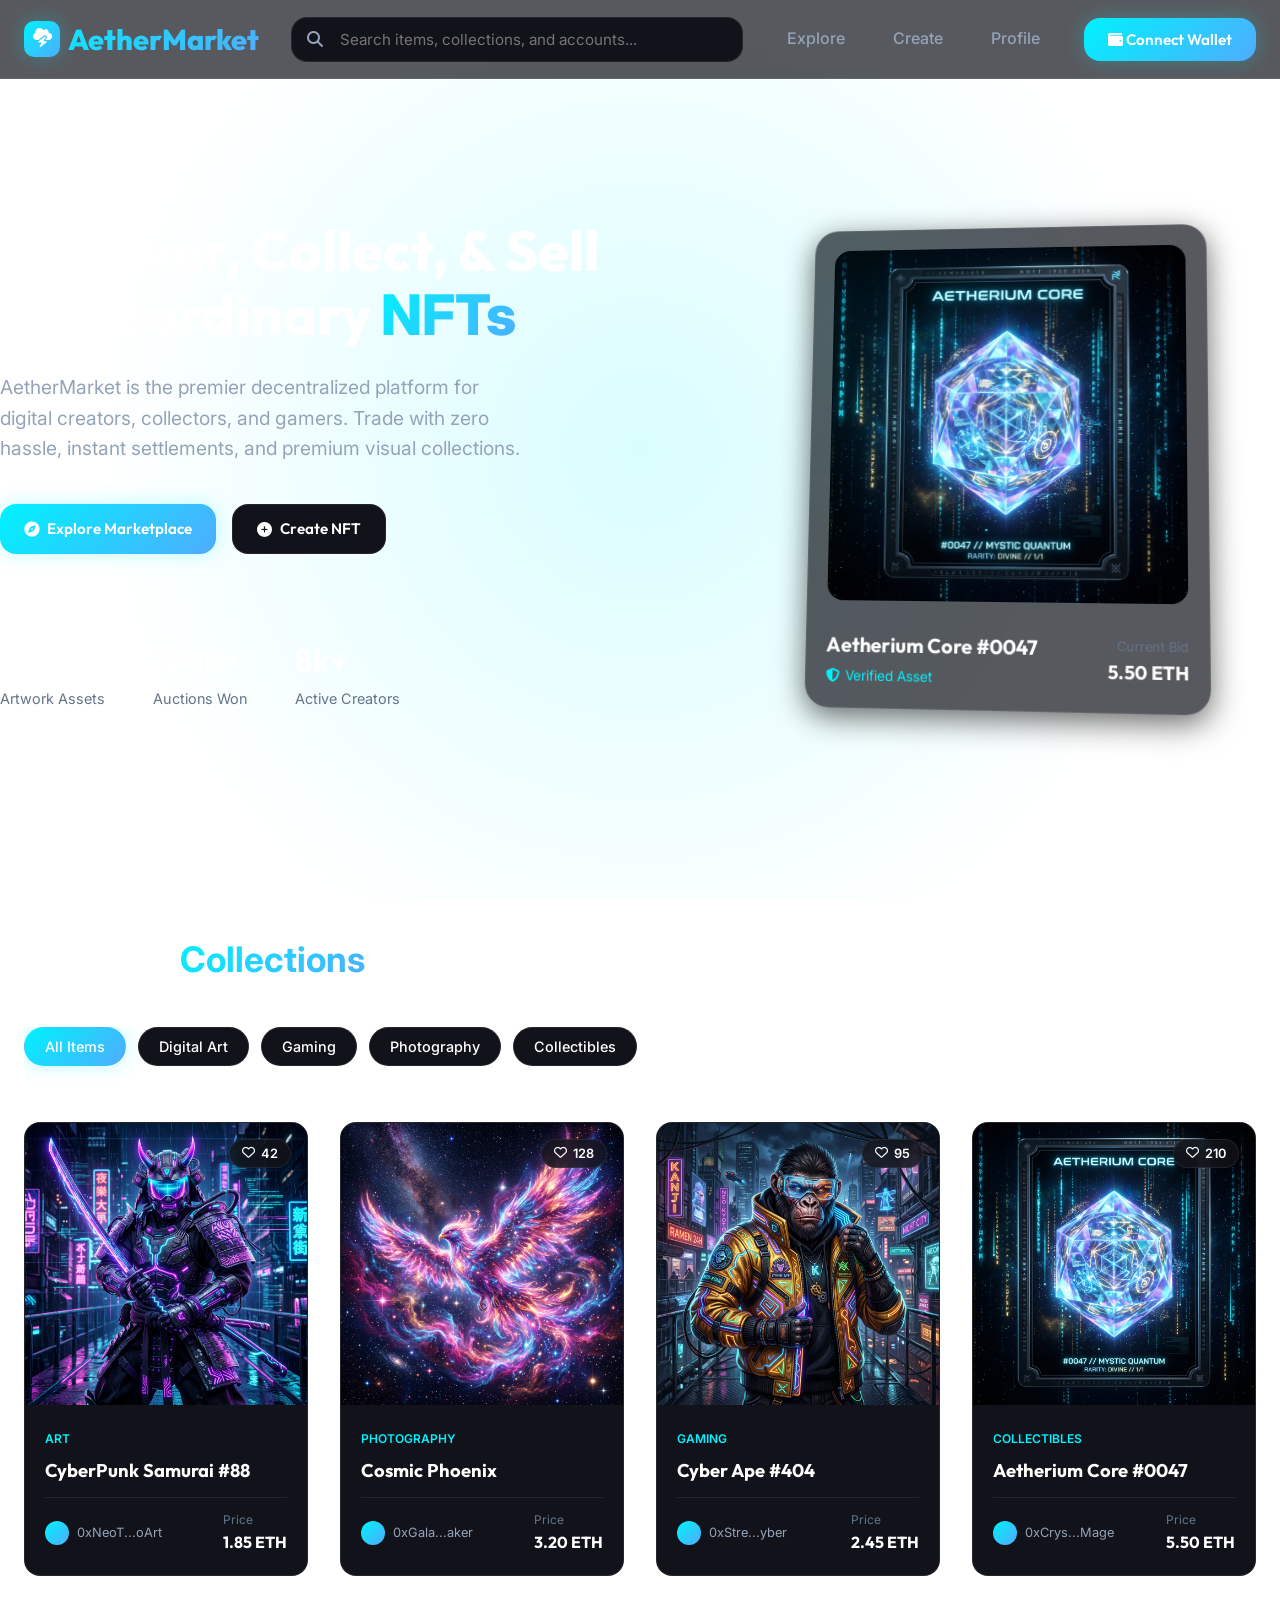
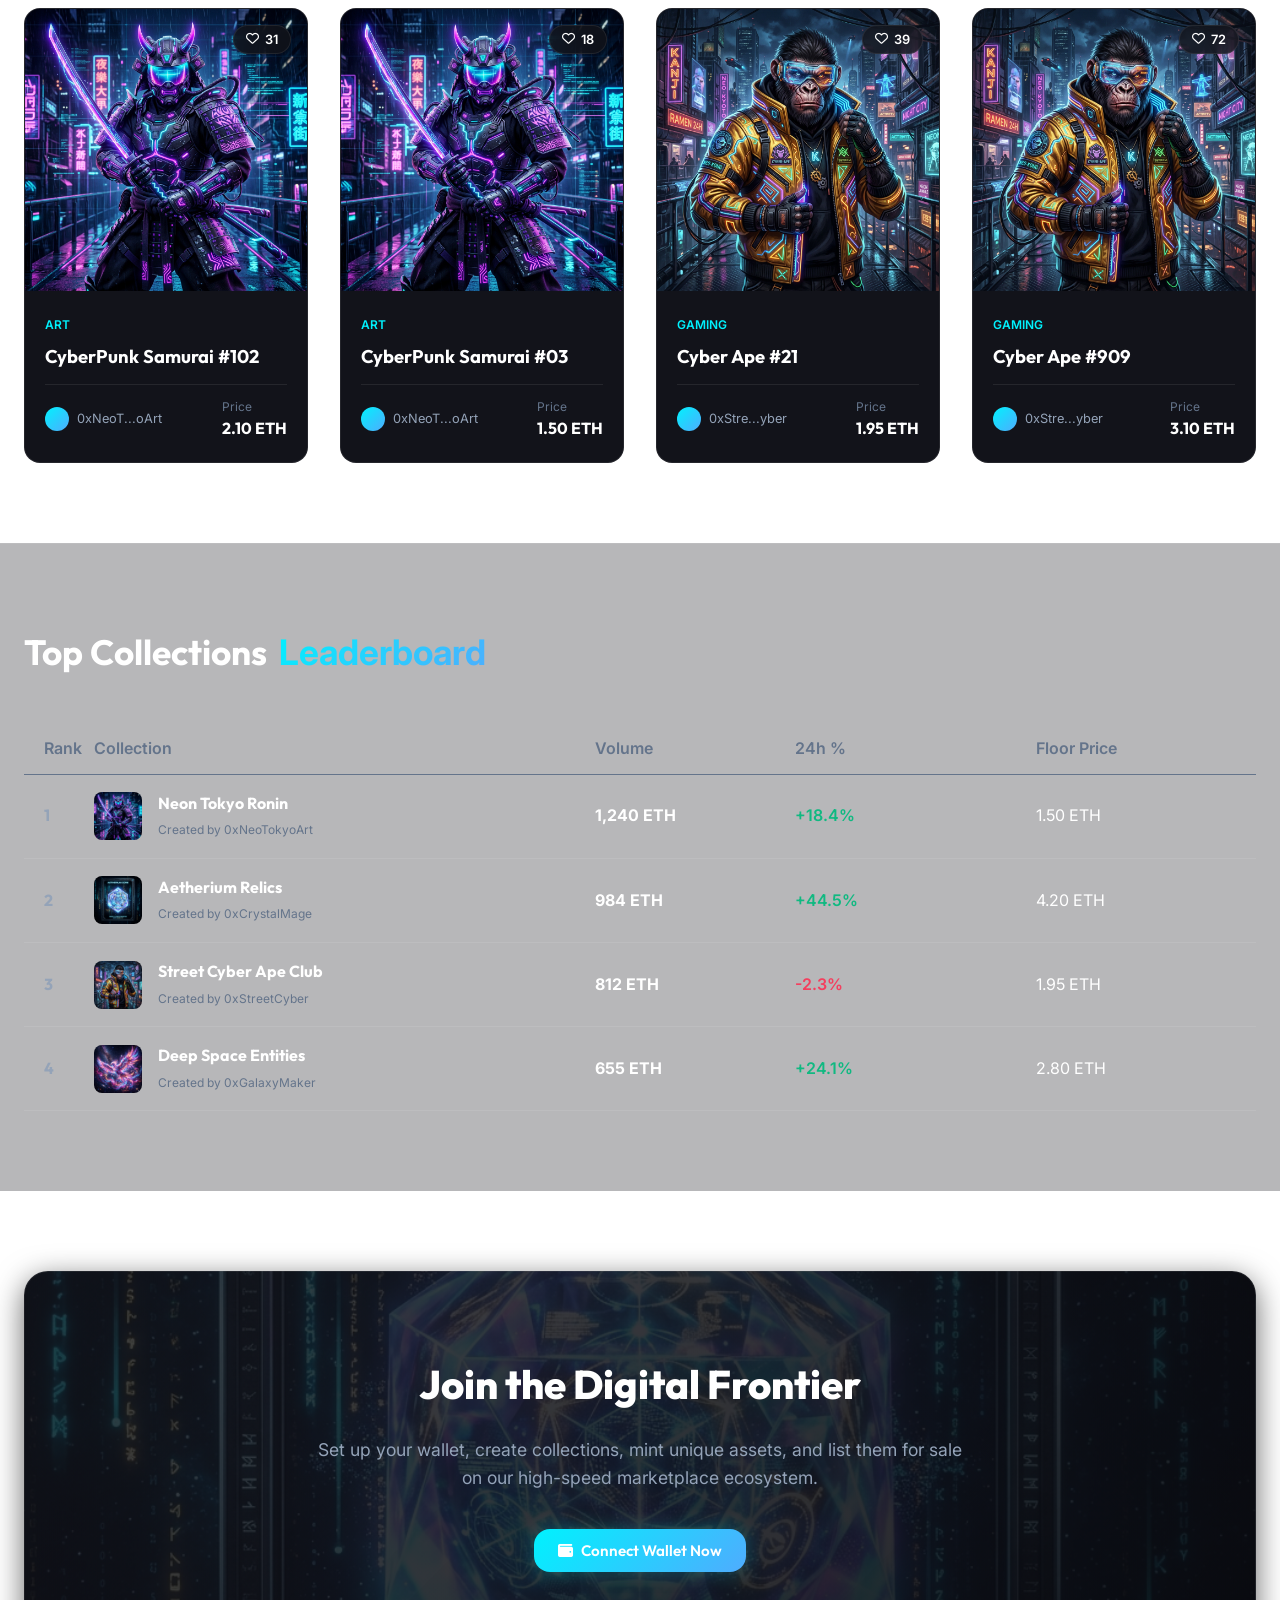
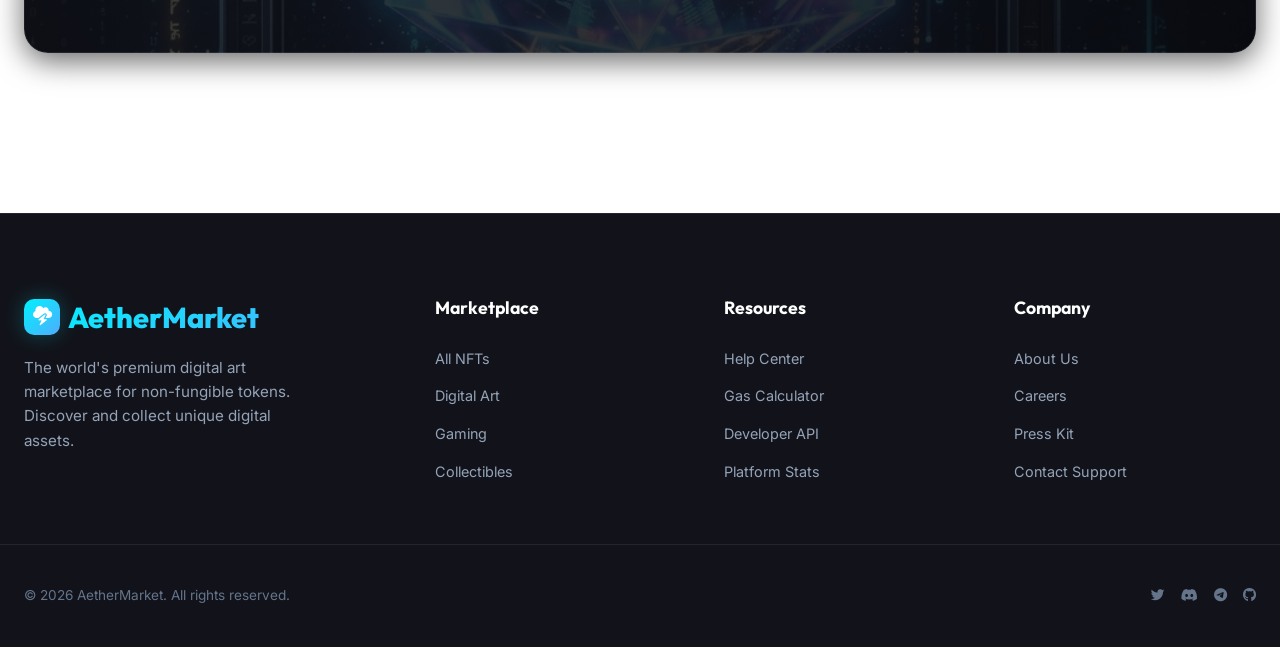
<file: index.html>
<!DOCTYPE html>
<html lang="en">
<head>
  <meta charset="UTF-8">
  <meta name="viewport" content="width=device-width, initial-scale=1.0">
  <title>AetherMarket | Premium NFT Marketplace</title>
  <meta name="description" content="Discover, collect, and sell extraordinary NFTs on the world's premier digital art marketplace.">
  <link rel="stylesheet" href="app.css">
  <!-- FontAwesome for Web3 Icons -->
  <link rel="stylesheet" href="https://cdnjs.cloudflare.com/ajax/libs/font-awesome/6.4.0/css/all.min.css">
</head>
<body>

  <!-- Navigation Header -->
  <header>
    <div class="container nav-container">
      <a href="index.html" class="logo">
        <div class="logo-icon"><i class="fa-solid fa-cloud-bolt"></i></div>
        AetherMarket
      </a>

      <div class="search-wrapper">
        <i class="fa-solid fa-magnifying-glass"></i>
        <input type="text" placeholder="Search items, collections, and accounts..." class="search-input global-search-input">
      </div>

      <nav class="nav-menu" id="nav-menu">
        <a href="explore.html" class="nav-link">Explore</a>
        <a href="create.html" class="nav-link">Create</a>
        <a href="profile.html" class="nav-link">Profile</a>
      </nav>

      <div class="header-actions">
        <!-- Connect Wallet Button -->
        <button class="btn btn-primary" id="wallet-connect-btn">
          <i class="fa-solid fa-wallet"></i> Connect Wallet
        </button>

        <!-- Wallet Connected Badging -->
        <div class="wallet-badge" id="wallet-details" style="display: none;">
          <div class="wallet-info">
            <span class="wallet-address" id="wallet-address-display">0x0000...0000</span>
            <span class="wallet-balance" id="wallet-balance-display">0.00 ETH</span>
          </div>
          <a href="profile.html">
            <div class="wallet-avatar"></div>
          </a>
        </div>
      </div>

      <!-- Mobile Menu Button -->
      <button class="btn-icon" id="mobile-menu-toggle" style="display: none;">
        <i class="fa-solid fa-bars"></i>
      </button>
    </div>
  </header>

  <!-- Hero Section -->
  <section class="section hero-section">
    <div class="container hero-grid">
      <div class="hero-content">
        <h1>Discover, Collect, & Sell Extraordinary <span>NFTs</span></h1>
        <p>AetherMarket is the premier decentralized platform for digital creators, collectors, and gamers. Trade with zero hassle, instant settlements, and premium visual collections.</p>
        <div class="hero-actions">
          <a href="explore.html" class="btn btn-primary"><i class="fa-solid fa-compass"></i> Explore Marketplace</a>
          <a href="create.html" class="btn btn-secondary"><i class="fa-solid fa-circle-plus"></i> Create NFT</a>
        </div>
        <div class="hero-stats">
          <div class="stat-item">
            <h3>45k+</h3>
            <p>Artwork Assets</p>
          </div>
          <div class="stat-item">
            <h3>120k+</h3>
            <p>Auctions Won</p>
          </div>
          <div class="stat-item">
            <h3>8k+</h3>
            <p>Active Creators</p>
          </div>
        </div>
      </div>

      <!-- Hero Featured NFT Card (dynamic preview) -->
      <div class="hero-preview">
        <div class="preview-card" id="featured-hero-card" style="cursor: pointer;">
          <img src="assets/ether_crystal.png" alt="Featured NFT" class="preview-img">
          <div class="preview-details">
            <div class="preview-info">
              <h4>Aetherium Core #0047</h4>
              <p><i class="fa-solid fa-shield-halved"></i> Verified Asset</p>
            </div>
            <div class="preview-price">
              <label>Current Bid</label>
              <span>5.50 ETH</span>
            </div>
          </div>
        </div>
      </div>
    </div>
  </section>

  <!-- Trending Listings Section -->
  <section class="section trending-section" style="border-top: 1px solid var(--glass-border);">
    <div class="container">
      <h2 class="section-title">Trending <span>Collections</span></h2>

      <div class="category-filters">
        <button class="cat-btn active" data-category="all">All Items</button>
        <button class="cat-btn" data-category="art">Digital Art</button>
        <button class="cat-btn" data-category="gaming">Gaming</button>
        <button class="cat-btn" data-category="photography">Photography</button>
        <button class="cat-btn" data-category="collectibles">Collectibles</button>
      </div>

      <div class="nft-grid" id="trending-grid">
        <!-- Rendered dynamically via app.js -->
      </div>
    </div>
  </section>

  <!-- Leaderboards Section -->
  <section class="section leaderboard-section" style="border-top: 1px solid var(--glass-border); background: rgba(18, 19, 26, 0.3);">
    <div class="container">
      <h2 class="section-title">Top Collections <span>Leaderboard</span></h2>

      <div class="leaderboard-table">
        <div class="leaderboard-row leaderboard-header">
          <div class="leaderboard-col">Rank</div>
          <div class="leaderboard-col">Collection</div>
          <div class="leaderboard-col">Volume</div>
          <div class="leaderboard-col">24h %</div>
          <div class="leaderboard-col">Floor Price</div>
        </div>

        <div class="leaderboard-row">
          <div class="leaderboard-col leaderboard-rank">1</div>
          <div class="leaderboard-col leaderboard-collection">
            <img src="assets/cyberpunk_samurai.png" alt="Neon Tokyo Ronin">
            <div class="collection-info">
              <h4>Neon Tokyo Ronin</h4>
              <span>Created by 0xNeoTokyoArt</span>
            </div>
          </div>
          <div class="leaderboard-col"><strong>1,240 ETH</strong></div>
          <div class="leaderboard-col change-positive">+18.4%</div>
          <div class="leaderboard-col">1.50 ETH</div>
        </div>

        <div class="leaderboard-row">
          <div class="leaderboard-col leaderboard-rank">2</div>
          <div class="leaderboard-col leaderboard-collection">
            <img src="assets/ether_crystal.png" alt="Aetherium Relics">
            <div class="collection-info">
              <h4>Aetherium Relics</h4>
              <span>Created by 0xCrystalMage</span>
            </div>
          </div>
          <div class="leaderboard-col"><strong>984 ETH</strong></div>
          <div class="leaderboard-col change-positive">+44.5%</div>
          <div class="leaderboard-col">4.20 ETH</div>
        </div>

        <div class="leaderboard-row">
          <div class="leaderboard-col leaderboard-rank">3</div>
          <div class="leaderboard-col leaderboard-collection">
            <img src="assets/cyber_ape.png" alt="Street Cyber Ape Club">
            <div class="collection-info">
              <h4>Street Cyber Ape Club</h4>
              <span>Created by 0xStreetCyber</span>
            </div>
          </div>
          <div class="leaderboard-col"><strong>812 ETH</strong></div>
          <div class="leaderboard-col" style="color: var(--accent-pink); font-weight:600;">-2.3%</div>
          <div class="leaderboard-col">1.95 ETH</div>
        </div>

        <div class="leaderboard-row">
          <div class="leaderboard-col leaderboard-rank">4</div>
          <div class="leaderboard-col leaderboard-collection">
            <img src="assets/cosmic_nebula.png" alt="Deep Space Entities">
            <div class="collection-info">
              <h4>Deep Space Entities</h4>
              <span>Created by 0xGalaxyMaker</span>
            </div>
          </div>
          <div class="leaderboard-col"><strong>655 ETH</strong></div>
          <div class="leaderboard-col change-positive">+24.1%</div>
          <div class="leaderboard-col">2.80 ETH</div>
        </div>
      </div>
    </div>
  </section>

  <!-- CTA Banner Section -->
  <section class="section cta-section">
    <div class="container">
      <div style="background: linear-gradient(135deg, rgba(18, 19, 26, 0.8) 0%, rgba(10, 11, 16, 0.9) 100%), url('assets/ether_crystal.png'); background-size: cover; background-position: center; border: 1px solid var(--glass-border); border-radius: var(--border-radius-lg); padding: 80px 40px; text-align: center; box-shadow: var(--shadow-md); position: relative; overflow: hidden;">
        <div style="max-width: 650px; margin: 0 auto; z-index: 5; position: relative;">
          <h2 style="font-family: var(--font-display); font-size: 2.5rem; font-weight: 800; margin-bottom: 20px;">Join the Digital Frontier</h2>
          <p style="color: var(--text-secondary); font-size: 1.1rem; margin-bottom: 36px;">Set up your wallet, create collections, mint unique assets, and list them for sale on our high-speed marketplace ecosystem.</p>
          <button class="btn btn-primary" onclick="window.Marketplace.connectWallet()"><i class="fa-solid fa-wallet"></i> Connect Wallet Now</button>
        </div>
      </div>
    </div>
  </section>

  <!-- Footer -->
  <footer>
    <div class="container footer-grid">
      <div class="footer-logo-block">
        <a href="index.html" class="logo">
          <div class="logo-icon"><i class="fa-solid fa-cloud-bolt"></i></div>
          AetherMarket
        </a>
        <p>The world's premium digital art marketplace for non-fungible tokens. Discover and collect unique digital assets.</p>
      </div>

      <div class="footer-col">
        <h5>Marketplace</h5>
        <ul>
          <li><a href="explore.html">All NFTs</a></li>
          <li><a href="explore.html?category=art">Digital Art</a></li>
          <li><a href="explore.html?category=gaming">Gaming</a></li>
          <li><a href="explore.html?category=collectibles">Collectibles</a></li>
        </ul>
      </div>

      <div class="footer-col">
        <h5>Resources</h5>
        <ul>
          <li><a href="#">Help Center</a></li>
          <li><a href="#">Gas Calculator</a></li>
          <li><a href="#">Developer API</a></li>
          <li><a href="#">Platform Stats</a></li>
        </ul>
      </div>

      <div class="footer-col">
        <h5>Company</h5>
        <ul>
          <li><a href="#">About Us</a></li>
          <li><a href="#">Careers</a></li>
          <li><a href="#">Press Kit</a></li>
          <li><a href="#">Contact Support</a></li>
        </ul>
      </div>
    </div>

    <div class="container footer-bottom">
      <p>&copy; 2026 AetherMarket. All rights reserved.</p>
      <div class="social-links">
        <a href="#"><i class="fa-brands fa-twitter"></i></a>
        <a href="#"><i class="fa-brands fa-discord"></i></a>
        <a href="#"><i class="fa-brands fa-telegram"></i></a>
        <a href="#"><i class="fa-brands fa-github"></i></a>
      </div>
    </div>
  </footer>

  <script src="app.js"></script>
  <script>
    document.addEventListener("DOMContentLoaded", () => {
      // Direct clicks on hero preview card to item details page
      const heroCard = document.getElementById("featured-hero-card");
      if (heroCard) {
        heroCard.addEventListener("click", () => {
          window.location.href = "item.html?id=aether-core";
        });
      }

      // Populate Trending listings
      const trendingGrid = document.getElementById("trending-grid");
      const categoryButtons = document.querySelectorAll(".cat-btn");
      
      let currentCategory = "all";

      function renderTrending() {
        if (!trendingGrid) return;
        trendingGrid.innerHTML = "";
        
        const nfts = window.Marketplace.getNFTs();
        const wallet = window.Marketplace.getWallet();

        // Filter based on category
        let filteredNFTs = nfts;
        if (currentCategory !== "all") {
          filteredNFTs = nfts.filter(n => n.category === currentCategory);
        }

        // Show max 8 items on home
        filteredNFTs.slice(0, 8).forEach(nft => {
          const isLiked = nft.likedBy && nft.likedBy.includes(wallet.address);
          const card = document.createElement("div");
          card.className = "nft-card";
          card.innerHTML = `
            <div class="card-img-wrapper" style="cursor: pointer;" onclick="window.location.href='item.html?id=${nft.id}'">
              <img src="${nft.image}" alt="${nft.title}" class="card-img">
            </div>
            <button class="like-btn ${isLiked ? 'liked' : ''}" data-id="${nft.id}">
              <i class="fa-${isLiked ? 'solid' : 'regular'} fa-heart"></i>
              <span>${nft.likes || 0}</span>
            </button>
            <div class="card-body">
              <span class="card-tag">${nft.category}</span>
              <h3 class="card-title" style="cursor: pointer;" onclick="window.location.href='item.html?id=${nft.id}'">${nft.title}</h3>
              <div class="card-meta">
                <div class="card-creator">
                  <div class="creator-avatar"></div>
                  <span class="creator-name">${window.Marketplace.formatAddress(nft.creator)}</span>
                </div>
                <div class="card-price">
                  <label>Price</label>
                  <span>${nft.price.toFixed(2)} ETH</span>
                </div>
              </div>
            </div>
          `;

          // Add click listener for like button
          const likeBtn = card.querySelector(".like-btn");
          likeBtn.addEventListener("click", (e) => {
            e.stopPropagation();
            const result = window.Marketplace.likeNFT(nft.id);
            if (result) {
              renderTrending();
            }
          });

          trendingGrid.appendChild(card);
        });

        if (filteredNFTs.length === 0) {
          trendingGrid.innerHTML = `<p style="grid-column: 1/-1; text-align: center; color: var(--text-secondary); padding: 40px 0;">No items found in this category.</p>`;
        }
      }

      // Add click listener for category buttons
      categoryButtons.forEach(btn => {
        btn.addEventListener("click", (e) => {
          categoryButtons.forEach(b => b.classList.remove("active"));
          e.target.classList.add("active");
          currentCategory = e.target.getAttribute("data-category");
          renderTrending();
        });
      });

      // Initialize render
      renderTrending();
    });
  </script>
</body>
</html>
</file>
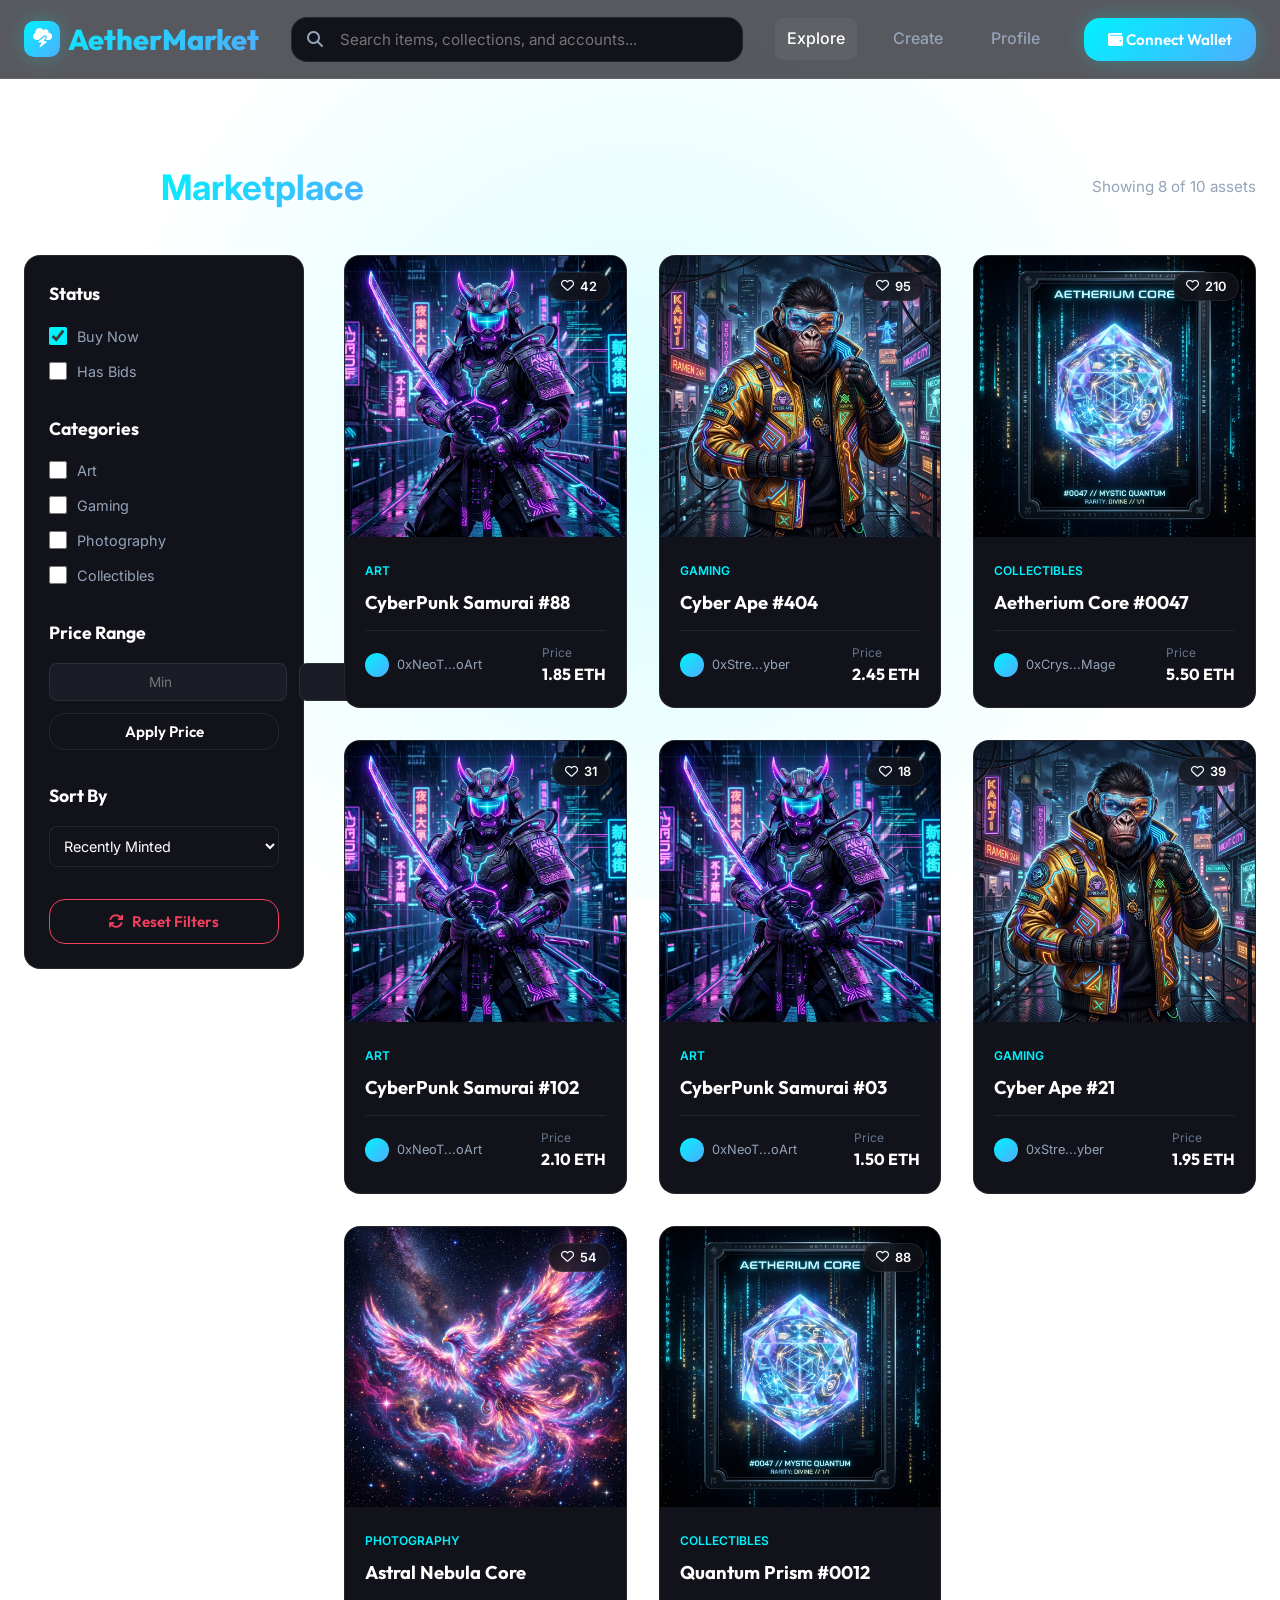
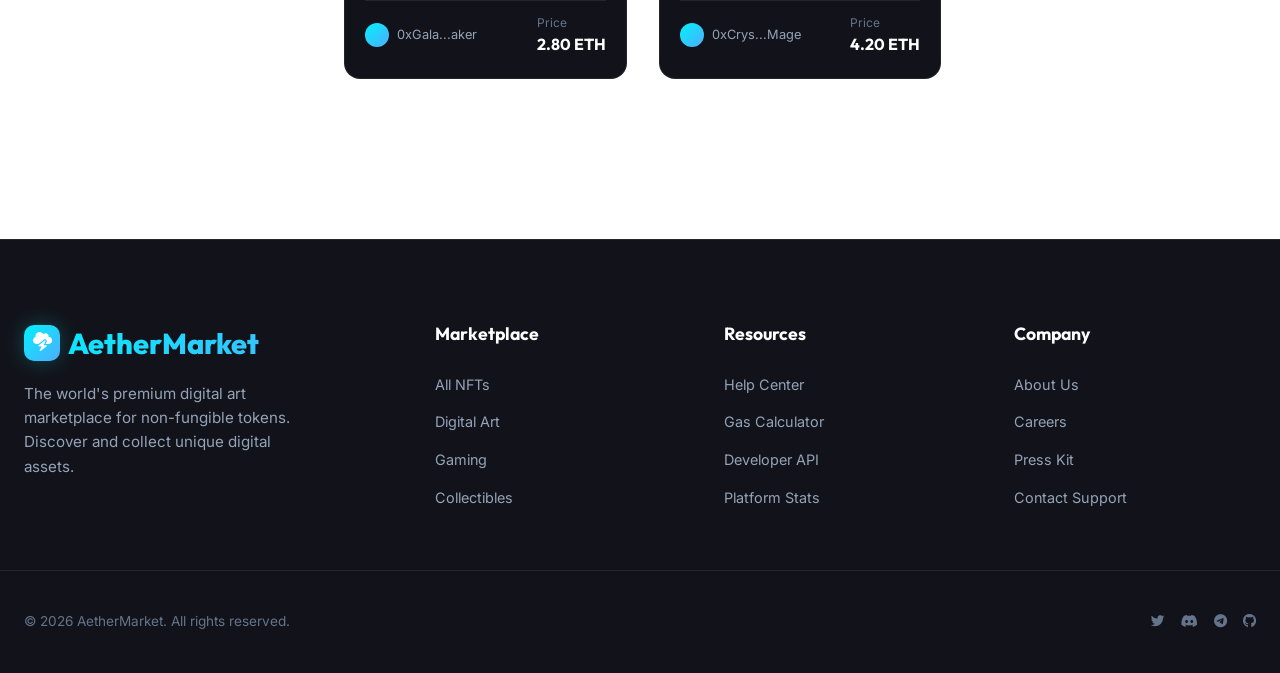
<file: explore.html>
<!DOCTYPE html>
<html lang="en">
<head>
  <meta charset="UTF-8">
  <meta name="viewport" content="width=device-width, initial-scale=1.0">
  <title>Explore Marketplace | AetherMarket</title>
  <meta name="description" content="Browse, filter, and discover unique digital collectibles on AetherMarket.">
  <link rel="stylesheet" href="app.css">
  <!-- FontAwesome Icons -->
  <link rel="stylesheet" href="https://cdnjs.cloudflare.com/ajax/libs/font-awesome/6.4.0/css/all.min.css">
</head>
<body>

  <!-- Header -->
  <header>
    <div class="container nav-container">
      <a href="index.html" class="logo">
        <div class="logo-icon"><i class="fa-solid fa-cloud-bolt"></i></div>
        AetherMarket
      </a>

      <div class="search-wrapper">
        <i class="fa-solid fa-magnifying-glass"></i>
        <input type="text" placeholder="Search items, collections, and accounts..." class="search-input global-search-input" id="explore-search-bar">
      </div>

      <nav class="nav-menu" id="nav-menu">
        <a href="explore.html" class="nav-link active">Explore</a>
        <a href="create.html" class="nav-link">Create</a>
        <a href="profile.html" class="nav-link">Profile</a>
      </nav>

      <div class="header-actions">
        <button class="btn btn-primary" id="wallet-connect-btn">
          <i class="fa-solid fa-wallet"></i> Connect Wallet
        </button>

        <div class="wallet-badge" id="wallet-details" style="display: none;">
          <div class="wallet-info">
            <span class="wallet-address" id="wallet-address-display">0x0000...0000</span>
            <span class="wallet-balance" id="wallet-balance-display">0.00 ETH</span>
          </div>
          <a href="profile.html">
            <div class="wallet-avatar"></div>
          </a>
        </div>
      </div>
    </div>
  </header>

  <!-- Explorer Section -->
  <section class="section">
    <div class="container">
      <div style="display: flex; justify-content: space-between; align-items: center; margin-bottom: 24px;">
        <h1 class="section-title" style="margin-bottom: 0;">Explore <span>Marketplace</span></h1>
        
        <!-- Quick Stats / Count -->
        <span id="results-count" style="color: var(--text-secondary); font-size: 0.95rem;">Loading assets...</span>
      </div>

      <div class="explore-layout">
        <!-- Sidebar Filters -->
        <aside class="filter-sidebar">
          <div class="filter-group">
            <div class="filter-title">
              Status
            </div>
            <div class="filter-options">
              <label class="checkbox-label">
                <input type="checkbox" id="status-buy-now" checked> Buy Now
              </label>
              <label class="checkbox-label">
                <input type="checkbox" id="status-has-bids"> Has Bids
              </label>
            </div>
          </div>

          <div class="filter-group">
            <div class="filter-title">
              Categories
            </div>
            <div class="filter-options">
              <label class="checkbox-label">
                <input type="checkbox" class="category-checkbox" value="art"> Art
              </label>
              <label class="checkbox-label">
                <input type="checkbox" class="category-checkbox" value="gaming"> Gaming
              </label>
              <label class="checkbox-label">
                <input type="checkbox" class="category-checkbox" value="photography"> Photography
              </label>
              <label class="checkbox-label">
                <input type="checkbox" class="category-checkbox" value="collectibles"> Collectibles
              </label>
            </div>
          </div>

          <div class="filter-group">
            <div class="filter-title">
              Price Range
            </div>
            <div class="price-inputs">
              <input type="number" placeholder="Min" id="price-min" class="price-input" step="0.01" min="0">
              <input type="number" placeholder="Max" id="price-max" class="price-input" step="0.01" min="0">
            </div>
            <button class="btn btn-secondary" style="width: 100%; padding: 8px;" id="apply-price-btn">Apply Price</button>
          </div>

          <div class="filter-group">
            <div class="filter-title">
              Sort By
            </div>
            <select id="sort-selector" class="form-control" style="padding: 10px; font-size: 0.9rem; border-radius: var(--border-radius-sm);">
              <option value="recent">Recently Minted</option>
              <option value="price-low">Price: Low to High</option>
              <option value="price-high">Price: High to Low</option>
              <option value="popular">Popular (Most Liked)</option>
            </select>
          </div>

          <button class="btn btn-secondary" style="width: 100%; border-color: var(--accent-pink); color: var(--accent-pink);" id="reset-filters-btn">
            <i class="fa-solid fa-arrows-rotate"></i> Reset Filters
          </button>
        </aside>

        <!-- Grid Listings -->
        <main>
          <div class="nft-grid" id="explore-grid">
            <!-- Dynamic listings -->
          </div>
        </main>
      </div>
    </div>
  </section>

  <!-- Footer -->
  <footer>
    <div class="container footer-grid">
      <div class="footer-logo-block">
        <a href="index.html" class="logo">
          <div class="logo-icon"><i class="fa-solid fa-cloud-bolt"></i></div>
          AetherMarket
        </a>
        <p>The world's premium digital art marketplace for non-fungible tokens. Discover and collect unique digital assets.</p>
      </div>

      <div class="footer-col">
        <h5>Marketplace</h5>
        <ul>
          <li><a href="explore.html">All NFTs</a></li>
          <li><a href="explore.html?category=art">Digital Art</a></li>
          <li><a href="explore.html?category=gaming">Gaming</a></li>
          <li><a href="explore.html?category=collectibles">Collectibles</a></li>
        </ul>
      </div>

      <div class="footer-col">
        <h5>Resources</h5>
        <ul>
          <li><a href="#">Help Center</a></li>
          <li><a href="#">Gas Calculator</a></li>
          <li><a href="#">Developer API</a></li>
          <li><a href="#">Platform Stats</a></li>
        </ul>
      </div>

      <div class="footer-col">
        <h5>Company</h5>
        <ul>
          <li><a href="#">About Us</a></li>
          <li><a href="#">Careers</a></li>
          <li><a href="#">Press Kit</a></li>
          <li><a href="#">Contact Support</a></li>
        </ul>
      </div>
    </div>

    <div class="container footer-bottom">
      <p>&copy; 2026 AetherMarket. All rights reserved.</p>
      <div class="social-links">
        <a href="#"><i class="fa-brands fa-twitter"></i></a>
        <a href="#"><i class="fa-brands fa-discord"></i></a>
        <a href="#"><i class="fa-brands fa-telegram"></i></a>
        <a href="#"><i class="fa-brands fa-github"></i></a>
      </div>
    </div>
  </footer>

  <script src="app.js"></script>
  <script>
    document.addEventListener("DOMContentLoaded", () => {
      const exploreGrid = document.getElementById("explore-grid");
      const resultsCount = document.getElementById("results-count");
      
      // Filter Inputs
      const searchBar = document.getElementById("explore-search-bar");
      const statusBuyNow = document.getElementById("status-buy-now");
      const statusHasBids = document.getElementById("status-has-bids");
      const categoryCheckboxes = document.querySelectorAll(".category-checkbox");
      const priceMin = document.getElementById("price-min");
      const priceMax = document.getElementById("price-max");
      const applyPriceBtn = document.getElementById("apply-price-btn");
      const sortSelector = document.getElementById("sort-selector");
      const resetFiltersBtn = document.getElementById("reset-filters-btn");

      // Load query parameters if any
      const urlParams = new URLSearchParams(window.location.search);
      const initialSearch = urlParams.get("search");
      const initialCategory = urlParams.get("category");

      if (initialSearch) {
        searchBar.value = initialSearch;
      }
      if (initialCategory) {
        categoryCheckboxes.forEach(cb => {
          if (cb.value === initialCategory) {
            cb.checked = true;
          }
        });
      }

      // Main Filter Function
      function filterAndRender() {
        if (!exploreGrid) return;

        const nfts = window.Marketplace.getNFTs();
        const wallet = window.Marketplace.getWallet();
        
        let filtered = [...nfts];

        // 1. Search Query
        const query = searchBar.value.trim().toLowerCase();
        if (query) {
          filtered = filtered.filter(nft => 
            nft.title.toLowerCase().includes(query) || 
            nft.description.toLowerCase().includes(query) ||
            nft.creator.toLowerCase().includes(query)
          );
        }

        // 2. Status Filters
        const showBuyNow = statusBuyNow.checked;
        const showHasBids = statusHasBids.checked;
        if (showBuyNow || showHasBids) {
          filtered = filtered.filter(nft => {
            if (showBuyNow && nft.status === 'buy_now') return true;
            if (showHasBids && (nft.status === 'has_bids' || (nft.bids && nft.bids.length > 0))) return true;
            return false;
          });
        }

        // 3. Category Filters
        const activeCategories = Array.from(categoryCheckboxes)
          .filter(cb => cb.checked)
          .map(cb => cb.value);
        
        if (activeCategories.length > 0) {
          filtered = filtered.filter(nft => activeCategories.includes(nft.category));
        }

        // 4. Price Filters
        const minVal = parseFloat(priceMin.value);
        const maxVal = parseFloat(priceMax.value);
        if (!isNaN(minVal)) {
          filtered = filtered.filter(nft => nft.price >= minVal);
        }
        if (!isNaN(maxVal)) {
          filtered = filtered.filter(nft => nft.price <= maxVal);
        }

        // 5. Sorting
        const sortMode = sortSelector.value;
        if (sortMode === 'price-low') {
          filtered.sort((a, b) => a.price - b.price);
        } else if (sortMode === 'price-high') {
          filtered.sort((a, b) => b.price - a.price);
        } else if (sortMode === 'popular') {
          filtered.sort((a, b) => (b.likes || 0) - (a.likes || 0));
        } else {
          // 'recent' sorting, default is order of array or date
          // For prototype we rely on index (since user mints are unshifted, they are naturally at start)
        }

        // Clear grid and render cards
        exploreGrid.innerHTML = "";
        resultsCount.textContent = `Showing ${filtered.length} of ${nfts.length} assets`;

        filtered.forEach(nft => {
          const isLiked = nft.likedBy && nft.likedBy.includes(wallet.address);
          const card = document.createElement("div");
          card.className = "nft-card";
          card.innerHTML = `
            <div class="card-img-wrapper" style="cursor: pointer;" onclick="window.location.href='item.html?id=${nft.id}'">
              <img src="${nft.image}" alt="${nft.title}" class="card-img">
            </div>
            <button class="like-btn ${isLiked ? 'liked' : ''}" data-id="${nft.id}">
              <i class="fa-${isLiked ? 'solid' : 'regular'} fa-heart"></i>
              <span>${nft.likes || 0}</span>
            </button>
            <div class="card-body">
              <span class="card-tag">${nft.category}</span>
              <h3 class="card-title" style="cursor: pointer;" onclick="window.location.href='item.html?id=${nft.id}'">${nft.title}</h3>
              <div class="card-meta">
                <div class="card-creator">
                  <div class="creator-avatar"></div>
                  <span class="creator-name">${window.Marketplace.formatAddress(nft.creator)}</span>
                </div>
                <div class="card-price">
                  <label>${nft.status === 'has_bids' ? 'Highest Bid' : 'Price'}</label>
                  <span>${nft.price.toFixed(2)} ETH</span>
                </div>
              </div>
            </div>
          `;

          // Like Action
          card.querySelector(".like-btn").addEventListener("click", (e) => {
            e.stopPropagation();
            const result = window.Marketplace.likeNFT(nft.id);
            if (result) {
              filterAndRender();
            }
          });

          exploreGrid.appendChild(card);
        });

        if (filtered.length === 0) {
          exploreGrid.innerHTML = `
            <div style="grid-column: 1/-1; text-align: center; padding: 80px 0; border: 1px dashed var(--glass-border); border-radius: var(--border-radius-md);">
              <i class="fa-regular fa-folder-open" style="font-size: 3rem; color: var(--text-muted); margin-bottom: 16px;"></i>
              <h3 style="font-family: var(--font-display); font-size: 1.3rem; margin-bottom: 8px;">No matching assets found</h3>
              <p style="color: var(--text-muted); font-size: 0.9rem;">Try resetting your filters or adjusting your price parameters.</p>
            </div>
          `;
        }
      }

      // Event Listeners for Filters
      searchBar.addEventListener("input", filterAndRender);
      statusBuyNow.addEventListener("change", filterAndRender);
      statusHasBids.addEventListener("change", filterAndRender);
      categoryCheckboxes.forEach(cb => cb.addEventListener("change", filterAndRender));
      applyPriceBtn.addEventListener("click", filterAndRender);
      sortSelector.addEventListener("change", filterAndRender);

      resetFiltersBtn.addEventListener("click", () => {
        searchBar.value = "";
        statusBuyNow.checked = true;
        statusHasBids.checked = false;
        categoryCheckboxes.forEach(cb => cb.checked = false);
        priceMin.value = "";
        priceMax.value = "";
        sortSelector.value = "recent";
        filterAndRender();
      });

      // Initial Render
      filterAndRender();
    });
  </script>
</body>
</html>
</file>
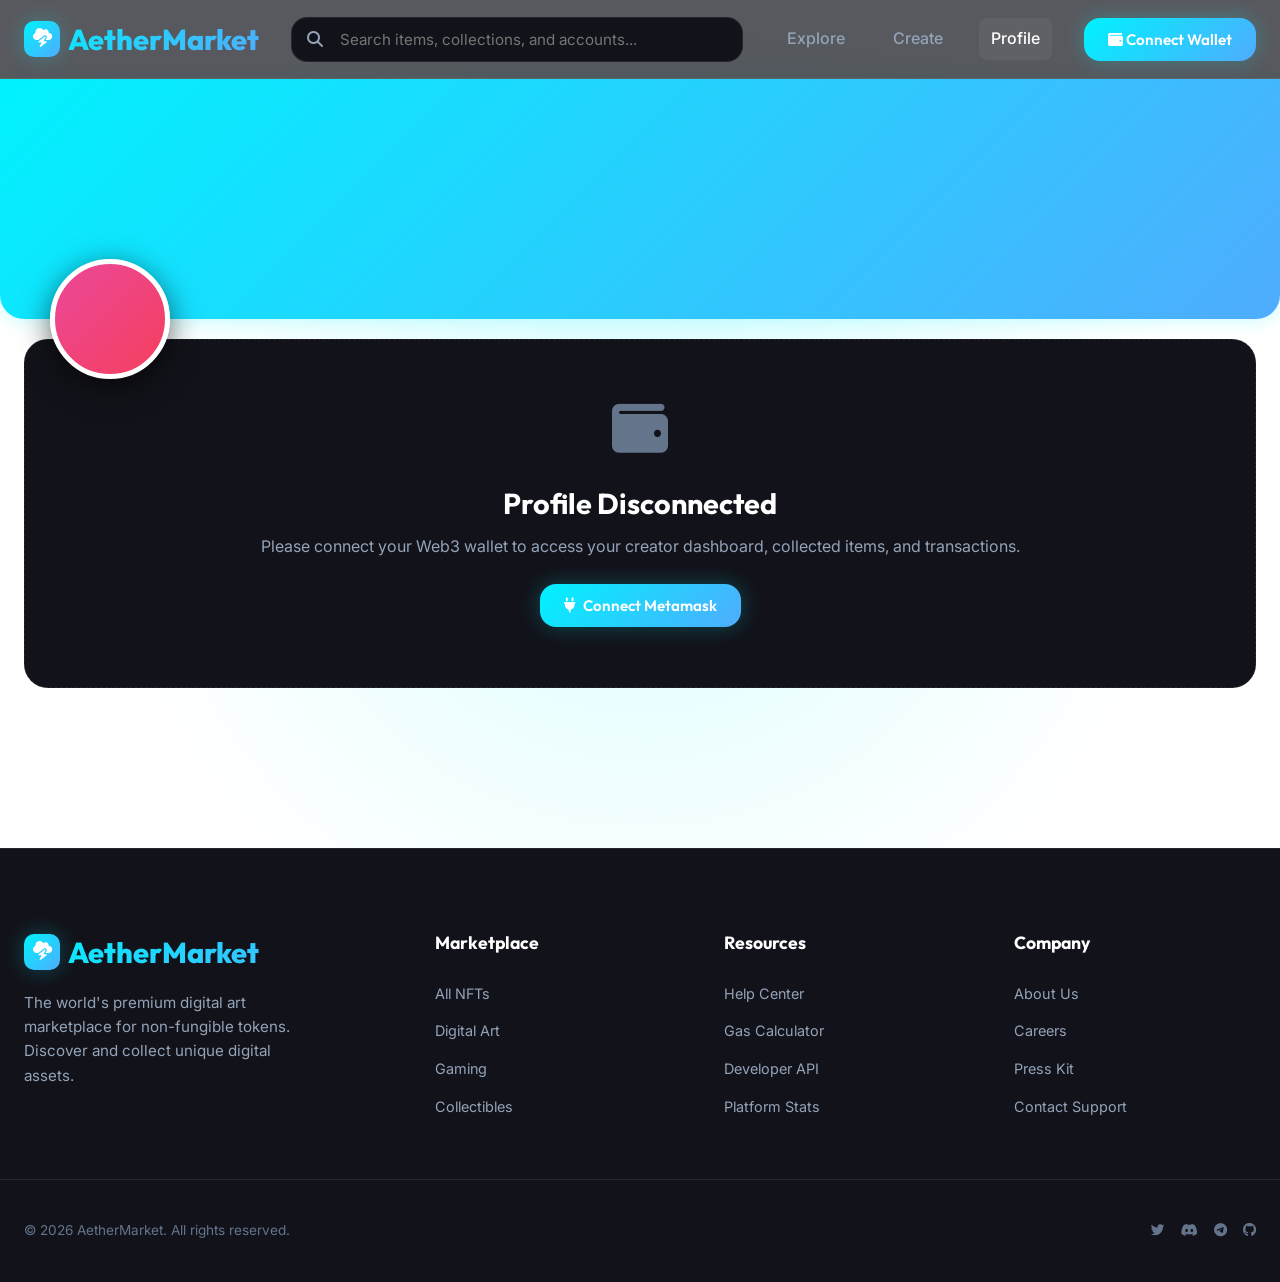
<file: profile.html>
<!DOCTYPE html>
<html lang="en">
<head>
  <meta charset="UTF-8">
  <meta name="viewport" content="width=device-width, initial-scale=1.0">
  <title>Creator Dashboard | AetherMarket</title>
  <meta name="description" content="View your collected assets, creation log, liked items, and manage your Web3 wallet address.">
  <link rel="stylesheet" href="app.css">
  <!-- FontAwesome Icons -->
  <link rel="stylesheet" href="https://cdnjs.cloudflare.com/ajax/libs/font-awesome/6.4.0/css/all.min.css">
</head>
<body>

  <!-- Header -->
  <header>
    <div class="container nav-container">
      <a href="index.html" class="logo">
        <div class="logo-icon"><i class="fa-solid fa-cloud-bolt"></i></div>
        AetherMarket
      </a>

      <div class="search-wrapper">
        <i class="fa-solid fa-magnifying-glass"></i>
        <input type="text" placeholder="Search items, collections, and accounts..." class="search-input global-search-input">
      </div>

      <nav class="nav-menu" id="nav-menu">
        <a href="explore.html" class="nav-link">Explore</a>
        <a href="create.html" class="nav-link">Create</a>
        <a href="profile.html" class="nav-link active">Profile</a>
      </nav>

      <div class="header-actions">
        <button class="btn btn-primary" id="wallet-connect-btn">
          <i class="fa-solid fa-wallet"></i> Connect Wallet
        </button>

        <div class="wallet-badge" id="wallet-details" style="display: none;">
          <div class="wallet-info">
            <span class="wallet-address" id="wallet-address-display">0x0000...0000</span>
            <span class="wallet-balance" id="wallet-balance-display">0.00 ETH</span>
          </div>
          <a href="profile.html">
            <div class="wallet-avatar"></div>
          </a>
        </div>
      </div>
    </div>
  </header>

  <!-- Profile Banner -->
  <div class="profile-banner">
    <div class="profile-avatar-container">
      <div class="profile-avatar-img"></div>
    </div>
  </div>

  <!-- Main Profile Section -->
  <section class="section" style="padding-top: 20px;">
    <div class="container">
      
      <!-- Wallet Not Connected View -->
      <div id="profile-disconnected-card" style="display: none; text-align: center; padding: 60px 0; border: 1px dashed var(--glass-border); border-radius: var(--border-radius-lg); background: var(--bg-secondary);">
        <i class="fa-solid fa-wallet" style="font-size: 3.5rem; color: var(--text-muted); margin-bottom: 24px;"></i>
        <h2 style="font-family: var(--font-display); font-size: 1.8rem;">Profile Disconnected</h2>
        <p style="color: var(--text-secondary); margin-top: 8px;">Please connect your Web3 wallet to access your creator dashboard, collected items, and transactions.</p>
        <button class="btn btn-primary" style="margin-top: 24px;" onclick="window.Marketplace.connectWallet()">
          <i class="fa-solid fa-plug"></i> Connect Metamask
        </button>
      </div>

      <!-- Wallet Connected View -->
      <div id="profile-connected-content" style="display: none;">
        
        <div class="profile-info-block">
          <!-- Left Main Block -->
          <div>
            <div class="profile-desc">
              <h2>Unnamed Collector</h2>
              <div class="profile-address" id="profile-address-btn" title="Click to copy mock address">
                <i class="fa-brands fa-ethereum"></i>
                <span id="profile-address-text">0x0000...0000</span>
                <i class="fa-regular fa-copy" style="font-size: 0.85rem;"></i>
              </div>
              <p style="color: var(--text-secondary); font-size: 0.95rem; max-width: 600px;">
                Ecosystem explorer. Collecting premium cybernetic constructs, cosmic relics, and digital assets. Welcome to my showcase of non-fungible collectibles.
              </p>
            </div>

            <!-- Dashboard Tabs -->
            <div class="profile-tabs">
              <button class="tab-btn active" data-tab="collected">Collected (<span id="count-collected">0</span>)</button>
              <button class="tab-btn" data-tab="created">Created (<span id="count-created">0</span>)</button>
              <button class="tab-btn" data-tab="favorited">Favorited (<span id="count-favorited">0</span>)</button>
            </div>

            <!-- Tab Content (Grid) -->
            <div class="nft-grid" id="profile-items-grid">
              <!-- Render items dynamically -->
            </div>
          </div>

          <!-- Right Sidebar Stats & Utilities -->
          <aside class="profile-wallet-card">
            <h3 style="font-family: var(--font-display); font-weight: 700; margin-bottom: 16px;">Wallet Details</h3>
            
            <div style="background: var(--bg-tertiary); border: 1px solid var(--glass-border); padding: 20px; border-radius: var(--border-radius-md); margin-bottom: 24px; text-align: left;">
              <span style="font-size: 0.8rem; color: var(--text-muted); text-transform: uppercase; font-weight: 600; display: block; margin-bottom: 4px;">Network</span>
              <span style="font-size: 0.95rem; font-weight: 700; color: var(--accent-neon); display: flex; align-items: center; gap: 8px; margin-bottom: 16px;">
                <i class="fa-solid fa-circle" style="font-size: 0.6rem; animation: pulse 1.5s infinite;"></i> Ethereum Mainnet
              </span>

              <span style="font-size: 0.8rem; color: var(--text-muted); text-transform: uppercase; font-weight: 600; display: block; margin-bottom: 4px;">Total Balance</span>
              <strong style="font-family: var(--font-display); font-size: 1.8rem; display: block; color: white;" id="profile-wallet-eth">0.00 ETH</strong>
              <span style="font-size: 0.9rem; color: var(--text-secondary);" id="profile-wallet-usd">$0.00 USD</span>
            </div>

            <!-- Faucet Button -->
            <button class="btn btn-secondary" style="width: 100%; margin-bottom: 12px; border-color: var(--accent-cyan); color: var(--accent-cyan);" id="faucet-btn">
              <i class="fa-solid fa-faucet-drip"></i> Request 10 Mock ETH
            </button>

            <!-- Disconnect Button -->
            <button class="btn btn-secondary" style="width: 100%; border-color: rgba(244, 63, 94, 0.2); color: var(--accent-pink);" id="disconnect-wallet-btn-main">
              <i class="fa-solid fa-power-off"></i> Disconnect Wallet
            </button>
          </aside>
        </div>

      </div>
    </div>
  </section>

  <!-- Footer -->
  <footer>
    <div class="container footer-grid">
      <div class="footer-logo-block">
        <a href="index.html" class="logo">
          <div class="logo-icon"><i class="fa-solid fa-cloud-bolt"></i></div>
          AetherMarket
        </a>
        <p>The world's premium digital art marketplace for non-fungible tokens. Discover and collect unique digital assets.</p>
      </div>

      <div class="footer-col">
        <h5>Marketplace</h5>
        <ul>
          <li><a href="explore.html">All NFTs</a></li>
          <li><a href="explore.html?category=art">Digital Art</a></li>
          <li><a href="explore.html?category=gaming">Gaming</a></li>
          <li><a href="explore.html?category=collectibles">Collectibles</a></li>
        </ul>
      </div>

      <div class="footer-col">
        <h5>Resources</h5>
        <ul>
          <li><a href="#">Help Center</a></li>
          <li><a href="#">Gas Calculator</a></li>
          <li><a href="#">Developer API</a></li>
          <li><a href="#">Platform Stats</a></li>
        </ul>
      </div>

      <div class="footer-col">
        <h5>Company</h5>
        <ul>
          <li><a href="#">About Us</a></li>
          <li><a href="#">Careers</a></li>
          <li><a href="#">Press Kit</a></li>
          <li><a href="#">Contact Support</a></li>
        </ul>
      </div>
    </div>

    <div class="container footer-bottom">
      <p>&copy; 2026 AetherMarket. All rights reserved.</p>
      <div class="social-links">
        <a href="#"><i class="fa-brands fa-twitter"></i></a>
        <a href="#"><i class="fa-brands fa-discord"></i></a>
        <a href="#"><i class="fa-brands fa-telegram"></i></a>
        <a href="#"><i class="fa-brands fa-github"></i></a>
      </div>
    </div>
  </footer>

  <script src="app.js"></script>
  <script>
    document.addEventListener("DOMContentLoaded", () => {
      const wallet = window.Marketplace.getWallet();
      const discCard = document.getElementById("profile-disconnected-card");
      const connContent = document.getElementById("profile-connected-content");

      // Verify connection
      if (!wallet.connected) {
        discCard.style.display = "block";
        connContent.style.display = "none";
        return;
      } else {
        discCard.style.display = "none";
        connContent.style.display = "block";
      }

      // Populate layout
      document.getElementById("profile-address-text").textContent = wallet.address;
      document.getElementById("profile-wallet-eth").textContent = wallet.balanceETH.toFixed(4) + " ETH";
      document.getElementById("profile-wallet-usd").textContent = `$${(wallet.balanceETH * window.Marketplace.ETH_USD_RATE).toLocaleString(undefined, {minimumFractionDigits: 2, maximumFractionDigits: 2})} USD`;

      // Copy Mock Address to Clipboard
      const addrBtn = document.getElementById("profile-address-btn");
      addrBtn.addEventListener("click", () => {
        navigator.clipboard.writeText(wallet.address).then(() => {
          alert("Copied address: " + wallet.address);
        }).catch(err => {
          console.error("Copy failed", err);
        });
      });

      // Tab Swapping Logic
      const tabs = document.querySelectorAll(".tab-btn");
      const grid = document.getElementById("profile-items-grid");
      let activeTab = "collected";

      function renderGrid() {
        if (!grid) return;
        grid.innerHTML = "";

        const nfts = window.Marketplace.getNFTs();
        let list = [];

        if (activeTab === "collected") {
          // owned by current wallet
          list = nfts.filter(n => n.owner.toLowerCase() === wallet.address.toLowerCase());
        } else if (activeTab === "created") {
          // creator is current wallet
          list = nfts.filter(n => n.creator.toLowerCase() === wallet.address.toLowerCase());
        } else if (activeTab === "favorited") {
          // liked by current wallet
          list = nfts.filter(n => n.likedBy && n.likedBy.includes(wallet.address));
        }

        // Render card items
        list.forEach(nft => {
          const isLiked = nft.likedBy && nft.likedBy.includes(wallet.address);
          const card = document.createElement("div");
          card.className = "nft-card";
          card.innerHTML = `
            <div class="card-img-wrapper" style="cursor: pointer;" onclick="window.location.href='item.html?id=${nft.id}'">
              <img src="${nft.image}" alt="${nft.title}" class="card-img">
            </div>
            <button class="like-btn ${isLiked ? 'liked' : ''}" data-id="${nft.id}">
              <i class="fa-${isLiked ? 'solid' : 'regular'} fa-heart"></i>
              <span>${nft.likes || 0}</span>
            </button>
            <div class="card-body">
              <span class="card-tag">${nft.category}</span>
              <h3 class="card-title" style="cursor: pointer;" onclick="window.location.href='item.html?id=${nft.id}'">${nft.title}</h3>
              <div class="card-meta">
                <div class="card-creator">
                  <div class="creator-avatar"></div>
                  <span class="creator-name">${window.Marketplace.formatAddress(nft.creator)}</span>
                </div>
                <div class="card-price">
                  <label>Price</label>
                  <span>${nft.price.toFixed(2)} ETH</span>
                </div>
              </div>
            </div>
          `;

          // Bind like click
          card.querySelector(".like-btn").addEventListener("click", (e) => {
            e.stopPropagation();
            const result = window.Marketplace.likeNFT(nft.id);
            if (result) {
              updateTabCounts();
              renderGrid();
            }
          });

          grid.appendChild(card);
        });

        if (list.length === 0) {
          grid.innerHTML = `
            <div style="grid-column: 1/-1; text-align: center; padding: 60px 0; border: 1px dashed var(--glass-border); border-radius: var(--border-radius-md);">
              <i class="fa-regular fa-folder-closed" style="font-size: 2.5rem; color: var(--text-muted); margin-bottom: 12px;"></i>
              <h4 style="font-family: var(--font-display); font-size: 1.15rem; margin-bottom: 4px;">No items here yet</h4>
              <p style="color: var(--text-muted); font-size: 0.85rem;">This segment is currently empty.</p>
            </div>
          `;
        }
      }

      function updateTabCounts() {
        const nfts = window.Marketplace.getNFTs();
        
        const countColl = nfts.filter(n => n.owner.toLowerCase() === wallet.address.toLowerCase()).length;
        const countCre = nfts.filter(n => n.creator.toLowerCase() === wallet.address.toLowerCase()).length;
        const countFav = nfts.filter(n => n.likedBy && n.likedBy.includes(wallet.address)).length;

        document.getElementById("count-collected").textContent = countColl;
        document.getElementById("count-created").textContent = countCre;
        document.getElementById("count-favorited").textContent = countFav;
      }

      // Bind tab buttons
      tabs.forEach(btn => {
        btn.addEventListener("click", (e) => {
          tabs.forEach(t => t.classList.remove("active"));
          btn.classList.add("active");
          activeTab = btn.getAttribute("data-tab");
          renderGrid();
        });
      });

      // Faucet handler
      const faucetBtn = document.getElementById("faucet-btn");
      faucetBtn.addEventListener("click", () => {
        wallet.balanceETH += 10.0;
        window.Marketplace.saveWallet(wallet);
        
        // update header & details immediately
        window.Marketplace.updateHeaderUI();
        document.getElementById("profile-wallet-eth").textContent = wallet.balanceETH.toFixed(4) + " ETH";
        document.getElementById("profile-wallet-usd").textContent = `$${(wallet.balanceETH * window.Marketplace.ETH_USD_RATE).toLocaleString(undefined, {minimumFractionDigits: 2, maximumFractionDigits: 2})} USD`;

        alert("Faucet: 10 Mock ETH loaded to your wallet balance!");
      });

      // Disconnect buttons
      const discBtn = document.getElementById("disconnect-wallet-btn-main");
      discBtn.addEventListener("click", () => {
        window.Marketplace.disconnectWallet();
      });

      // Initial Render
      updateTabCounts();
      renderGrid();
    });
  </script>
</body>
</html>
</file>
<file: app.css>
/* app.css - Premium Web3 Design System */
@import url('https://fonts.googleapis.com/css2?family=Inter:wght@300;400;500;600;700&family=Outfit:wght@400;500;600;700;800&display=swap');

:root {
  /* Harmonious Color Palette */
  --bg-primary: #FFFFFF;
  --bg-secondary: #12131a;
  --bg-tertiary: #1a1c26;
  --glass-bg: rgba(18, 19, 26, 0.7);
  --glass-border: rgba(255, 255, 255, 0.08);
  
  --text-primary: #ffffff;
  --text-secondary: #94a3b8;
  --text-muted: #64748b;
  
  --accent-cyan: #00f2fe;
  --accent-purple: #4facfe;
  --accent-pink: #f43f5e;
  --accent-neon: #10b981;
  
  --gradient-primary: linear-gradient(135deg, var(--accent-cyan) 0%, var(--accent-purple) 100%);
  --gradient-pink: linear-gradient(135deg, #ec4899 0%, #f43f5e 100%);
  --gradient-dark: linear-gradient(180deg, #12131a 0%, #0a0b10 100%);
  --gradient-glow: radial-gradient(circle at center, rgba(0, 242, 254, 0.15) 0%, rgba(79, 172, 254, 0) 70%);

  --shadow-sm: 0 2px 8px rgba(0, 0, 0, 0.5);
  --shadow-md: 0 8px 30px rgba(0, 0, 0, 0.6);
  --shadow-glow: 0 0 20px rgba(0, 242, 254, 0.25);
  
  --border-radius-sm: 8px;
  --border-radius-md: 16px;
  --border-radius-lg: 24px;
  
  --font-display: 'Outfit', sans-serif;
  --font-body: 'Inter', sans-serif;
  --transition-smooth: all 0.3s cubic-bezier(0.4, 0, 0.2, 1);
}

/* Reset and Base Styles */
* {
  margin: 0;
  padding: 0;
  box-sizing: border-box;
  font-family: var(--font-body);
  scrollbar-width: thin;
  scrollbar-color: var(--bg-tertiary) var(--bg-primary);
}

body {
  background-color: var(--bg-primary);
  background-image: var(--gradient-glow);
  background-attachment: fixed;
  color: var(--text-primary);
  overflow-x: hidden;
  line-height: 1.6;
}

a {
  color: inherit;
  text-decoration: none;
  transition: var(--transition-smooth);
}

button, input, select, textarea {
  background: none;
  border: none;
  outline: none;
  color: inherit;
}

/* Custom Scrollbar */
::-webkit-scrollbar {
  width: 8px;
}
::-webkit-scrollbar-track {
  background: var(--bg-primary);
}
::-webkit-scrollbar-thumb {
  background: var(--bg-tertiary);
  border-radius: 4px;
}
::-webkit-scrollbar-thumb:hover {
  background: var(--text-muted);
}

/* Layout Utilities */
.container {
  max-width: 1280px;
  margin: 0 auto;
  padding: 0 24px;
}

.section {
  padding: 80px 0;
}

.section-title {
  font-family: var(--font-display);
  font-size: 2.2rem;
  font-weight: 700;
  margin-bottom: 40px;
  display: flex;
  align-items: center;
  gap: 12px;
}

.section-title span {
  background: var(--gradient-primary);
  -webkit-background-clip: text;
  -webkit-text-fill-color: transparent;
}

/* Header & Navigation */
header {
  position: sticky;
  top: 0;
  z-index: 100;
  background: var(--glass-bg);
  backdrop-filter: blur(16px);
  -webkit-backdrop-filter: blur(16px);
  border-bottom: 1px solid var(--glass-border);
  padding: 16px 0;
}

.nav-container {
  display: flex;
  align-items: center;
  justify-content: space-between;
  gap: 32px;
}

.logo {
  font-family: var(--font-display);
  font-size: 1.8rem;
  font-weight: 800;
  display: flex;
  align-items: center;
  gap: 8px;
  background: var(--gradient-primary);
  -webkit-background-clip: text;
  -webkit-text-fill-color: transparent;
}

.logo-icon {
  width: 36px;
  height: 36px;
  background: var(--gradient-primary);
  border-radius: 10px;
  display: inline-flex;
  align-items: center;
  justify-content: center;
  color: white;
  font-size: 1.2rem;
  font-weight: 900;
  -webkit-text-fill-color: white; /* Reset clip for icon */
  box-shadow: var(--shadow-glow);
}

/* Search Bar */
.search-wrapper {
  flex: 1;
  max-width: 480px;
  position: relative;
}

.search-wrapper i {
  position: absolute;
  left: 16px;
  top: 50%;
  transform: translateY(-50%);
  color: var(--text-secondary);
  font-size: 1rem;
}

.search-input {
  width: 100%;
  padding: 12px 16px 12px 48px;
  background: var(--bg-secondary);
  border: 1px solid var(--glass-border);
  border-radius: var(--border-radius-md);
  font-size: 0.95rem;
  transition: var(--transition-smooth);
}

.search-input:focus {
  border-color: var(--accent-cyan);
  box-shadow: 0 0 12px rgba(0, 242, 254, 0.15);
  background: var(--bg-tertiary);
}

/* Nav Menu */
.nav-menu {
  display: flex;
  align-items: center;
  gap: 24px;
  list-style: none;
}

.nav-link {
  font-weight: 500;
  color: var(--text-secondary);
  font-size: 1rem;
  padding: 8px 12px;
  border-radius: var(--border-radius-sm);
}

.nav-link:hover, .nav-link.active {
  color: var(--text-primary);
  background: rgba(255, 255, 255, 0.05);
}

/* Buttons */
.btn {
  display: inline-flex;
  align-items: center;
  justify-content: center;
  gap: 8px;
  padding: 12px 24px;
  border-radius: var(--border-radius-md);
  font-weight: 600;
  font-size: 0.95rem;
  cursor: pointer;
  transition: var(--transition-smooth);
  font-family: var(--font-display);
}

.btn-primary {
  background: var(--gradient-primary);
  color: white;
  box-shadow: var(--shadow-glow);
}

.btn-primary:hover {
  transform: translateY(-2px);
  box-shadow: 0 0 25px rgba(0, 242, 254, 0.4);
}

.btn-secondary {
  background: var(--bg-secondary);
  border: 1px solid var(--glass-border);
  color: var(--text-primary);
}

.btn-secondary:hover {
  background: var(--bg-tertiary);
  border-color: var(--text-secondary);
  transform: translateY(-2px);
}

.btn-icon {
  width: 44px;
  height: 44px;
  padding: 0;
  border-radius: var(--border-radius-md);
  background: var(--bg-secondary);
  border: 1px solid var(--glass-border);
  color: var(--text-primary);
  display: inline-flex;
  align-items: center;
  justify-content: center;
  font-size: 1.1rem;
  cursor: pointer;
  transition: var(--transition-smooth);
}

.btn-icon:hover {
  background: var(--bg-tertiary);
  border-color: var(--text-secondary);
}

/* Wallet Connected Details in Header */
.wallet-badge {
  display: flex;
  align-items: center;
  gap: 12px;
  background: var(--bg-secondary);
  border: 1px solid var(--glass-border);
  padding: 6px 16px;
  border-radius: var(--border-radius-md);
}

.wallet-info {
  display: flex;
  flex-direction: column;
  align-items: flex-end;
}

.wallet-address {
  font-size: 0.85rem;
  font-weight: 600;
  font-family: monospace;
  color: var(--text-primary);
}

.wallet-balance {
  font-size: 0.75rem;
  color: var(--accent-cyan);
  font-weight: 500;
}

.wallet-avatar {
  width: 32px;
  height: 32px;
  border-radius: 50%;
  background: var(--gradient-primary);
  border: 2px solid var(--bg-primary);
}

/* Hero Section */
.hero-grid {
  display: grid;
  grid-template-columns: 1.1fr 0.9fr;
  align-items: center;
  gap: 60px;
  padding: 60px 0;
}

.hero-content h1 {
  font-family: var(--font-display);
  font-size: 3.5rem;
  font-weight: 800;
  line-height: 1.15;
  margin-bottom: 24px;
}

.hero-content h1 span {
  background: var(--gradient-primary);
  -webkit-background-clip: text;
  -webkit-text-fill-color: transparent;
}

.hero-content p {
  color: var(--text-secondary);
  font-size: 1.2rem;
  margin-bottom: 40px;
  max-width: 520px;
}

.hero-actions {
  display: flex;
  gap: 16px;
  margin-bottom: 48px;
}

.hero-stats {
  display: flex;
  gap: 48px;
  border-top: 1px solid var(--glass-border);
  padding-top: 32px;
}

.stat-item h3 {
  font-family: var(--font-display);
  font-size: 2rem;
  font-weight: 700;
}

.stat-item p {
  font-size: 0.9rem;
  color: var(--text-muted);
  margin-bottom: 0;
}

/* Featured Card Preview (Hero Right) */
.hero-preview {
  position: relative;
  display: flex;
  justify-content: center;
}

.preview-card {
  width: 100%;
  max-width: 400px;
  background: var(--glass-bg);
  border: 1px solid var(--glass-border);
  border-radius: var(--border-radius-lg);
  padding: 20px;
  box-shadow: var(--shadow-md);
  position: relative;
  transform: perspective(1000px) rotateY(-5deg) rotateX(5deg);
  transition: transform 0.5s ease;
  overflow: hidden;
}

.preview-card::before {
  content: '';
  position: absolute;
  top: 0;
  left: 0;
  right: 0;
  bottom: 0;
  background: radial-gradient(circle at 10% 20%, rgba(0, 242, 254, 0.05) 0%, transparent 50%);
  pointer-events: none;
}

.preview-card:hover {
  transform: perspective(1000px) rotateY(0deg) rotateX(0deg) translateY(-8px);
  box-shadow: 0 20px 40px rgba(0, 0, 0, 0.8), var(--shadow-glow);
}

.preview-img {
  width: 100%;
  aspect-ratio: 1;
  object-fit: cover;
  border-radius: var(--border-radius-md);
  margin-bottom: 20px;
}

.preview-details {
  display: flex;
  justify-content: space-between;
  align-items: center;
}

.preview-info h4 {
  font-family: var(--font-display);
  font-size: 1.25rem;
  font-weight: 700;
  margin-bottom: 4px;
}

.preview-info p {
  font-size: 0.85rem;
  color: var(--accent-cyan);
  display: flex;
  align-items: center;
  gap: 6px;
}

.preview-price {
  text-align: right;
}

.preview-price label {
  font-size: 0.8rem;
  color: var(--text-muted);
  display: block;
}

.preview-price span {
  font-family: var(--font-display);
  font-weight: 700;
  font-size: 1.15rem;
  color: var(--text-primary);
}

/* NFT Card Grid */
.nft-grid {
  display: grid;
  grid-template-columns: repeat(auto-fill, minmax(280px, 1fr));
  gap: 32px;
}

/* NFT Card */
.nft-card {
  background: var(--bg-secondary);
  border: 1px solid var(--glass-border);
  border-radius: var(--border-radius-md);
  overflow: hidden;
  transition: var(--transition-smooth);
  position: relative;
}

.nft-card:hover {
  transform: translateY(-8px);
  border-color: rgba(255, 255, 255, 0.2);
  box-shadow: var(--shadow-md), 0 10px 20px rgba(0,0,0,0.4);
}

.card-img-wrapper {
  position: relative;
  width: 100%;
  aspect-ratio: 1;
  overflow: hidden;
  background: #151722;
}

.card-img {
  width: 100%;
  height: 100%;
  object-fit: cover;
  transition: transform 0.6s cubic-bezier(0.16, 1, 0.3, 1);
}

.nft-card:hover .card-img {
  transform: scale(1.08);
}

.like-btn {
  position: absolute;
  top: 16px;
  right: 16px;
  background: rgba(18, 19, 26, 0.8);
  backdrop-filter: blur(8px);
  -webkit-backdrop-filter: blur(8px);
  border: 1px solid var(--glass-border);
  padding: 6px 12px;
  border-radius: 20px;
  font-size: 0.8rem;
  font-weight: 600;
  cursor: pointer;
  display: flex;
  align-items: center;
  gap: 6px;
  z-index: 10;
  transition: var(--transition-smooth);
}

.like-btn:hover {
  background: white;
  color: var(--bg-primary);
}

.like-btn.liked {
  color: var(--accent-pink);
  border-color: var(--accent-pink);
}

.card-body {
  padding: 20px;
}

.card-tag {
  display: inline-block;
  font-size: 0.75rem;
  font-weight: 600;
  text-transform: uppercase;
  color: var(--accent-cyan);
  margin-bottom: 8px;
}

.card-title {
  font-family: var(--font-display);
  font-size: 1.15rem;
  font-weight: 700;
  margin-bottom: 12px;
  white-space: nowrap;
  overflow: hidden;
  text-overflow: ellipsis;
}

.card-meta {
  display: flex;
  justify-content: space-between;
  align-items: center;
  border-top: 1px solid var(--glass-border);
  padding-top: 12px;
}

.card-creator {
  display: flex;
  align-items: center;
  gap: 8px;
}

.creator-avatar {
  width: 24px;
  height: 24px;
  border-radius: 50%;
  background: var(--gradient-primary);
}

.creator-name {
  font-size: 0.8rem;
  color: var(--text-secondary);
}

.card-price label {
  font-size: 0.75rem;
  color: var(--text-muted);
  display: block;
}

.card-price span {
  font-family: var(--font-display);
  font-weight: 700;
  font-size: 1rem;
}

/* Explore Page Layout */
.explore-layout {
  display: grid;
  grid-template-columns: 280px 1fr;
  gap: 40px;
  margin-top: 40px;
}

/* Explore Sidebar Filters */
.filter-sidebar {
  background: var(--bg-secondary);
  border: 1px solid var(--glass-border);
  border-radius: var(--border-radius-md);
  padding: 24px;
  height: fit-content;
  position: sticky;
  top: 100px;
}

.filter-group {
  margin-bottom: 32px;
}

.filter-group:last-child {
  margin-bottom: 0;
}

.filter-title {
  font-family: var(--font-display);
  font-size: 1.1rem;
  font-weight: 700;
  margin-bottom: 16px;
  display: flex;
  justify-content: space-between;
  align-items: center;
}

.filter-options {
  display: flex;
  flex-direction: column;
  gap: 12px;
}

.checkbox-label {
  display: flex;
  align-items: center;
  gap: 10px;
  font-size: 0.9rem;
  color: var(--text-secondary);
  cursor: pointer;
  transition: var(--transition-smooth);
}

.checkbox-label:hover {
  color: var(--text-primary);
}

.checkbox-label input {
  width: 18px;
  height: 18px;
  accent-color: var(--accent-cyan);
  cursor: pointer;
}

.price-inputs {
  display: grid;
  grid-template-columns: 1fr 1fr;
  gap: 12px;
  margin-bottom: 12px;
}

.price-input {
  background: var(--bg-tertiary);
  border: 1px solid var(--glass-border);
  padding: 10px;
  border-radius: var(--border-radius-sm);
  font-size: 0.85rem;
  text-align: center;
}

/* Leaderboards */
.leaderboard-table {
  width: 100%;
  border-collapse: collapse;
  margin-top: 24px;
}

.leaderboard-row {
  display: grid;
  grid-template-columns: 50px 2.5fr 1fr 1.2fr 1fr;
  padding: 16px 20px;
  align-items: center;
  border-bottom: 1px solid var(--glass-border);
  transition: var(--transition-smooth);
}

.leaderboard-row:hover {
  background: rgba(255,255,255,0.02);
  border-radius: var(--border-radius-sm);
}

.leaderboard-header {
  font-weight: 600;
  color: var(--text-muted);
  border-bottom: 1px solid var(--text-muted);
  padding-bottom: 12px;
}

.leaderboard-col {
  display: flex;
  align-items: center;
}

.leaderboard-rank {
  font-family: var(--font-display);
  font-weight: 700;
  color: var(--text-secondary);
}

.leaderboard-collection {
  gap: 16px;
}

.leaderboard-collection img {
  width: 48px;
  height: 48px;
  border-radius: var(--border-radius-sm);
  object-fit: cover;
}

.collection-info h4 {
  font-family: var(--font-display);
  font-size: 1rem;
  font-weight: 700;
}

.collection-info span {
  font-size: 0.75rem;
  color: var(--text-muted);
}

.change-positive {
  color: var(--accent-neon);
  font-weight: 600;
}

/* Minting Form */
.create-grid {
  display: grid;
  grid-template-columns: 1fr 1.2fr;
  gap: 60px;
  align-items: flex-start;
}

.upload-zone {
  border: 2px dashed var(--glass-border);
  background: var(--bg-secondary);
  border-radius: var(--border-radius-lg);
  aspect-ratio: 1.1;
  display: flex;
  flex-direction: column;
  align-items: center;
  justify-content: center;
  cursor: pointer;
  transition: var(--transition-smooth);
  padding: 40px;
  text-align: center;
  position: relative;
  overflow: hidden;
}

.upload-zone:hover {
  border-color: var(--accent-cyan);
  background: var(--bg-tertiary);
  box-shadow: var(--shadow-glow);
}

.upload-zone i {
  font-size: 3rem;
  background: var(--gradient-primary);
  -webkit-background-clip: text;
  -webkit-text-fill-color: transparent;
  margin-bottom: 20px;
}

.upload-zone p {
  font-size: 1rem;
  color: var(--text-secondary);
  margin-bottom: 8px;
}

.upload-zone span {
  font-size: 0.8rem;
  color: var(--text-muted);
}

.upload-preview-img {
  position: absolute;
  top: 0;
  left: 0;
  width: 100%;
  height: 100%;
  object-fit: cover;
  display: none;
}

.form-group {
  margin-bottom: 24px;
}

.form-group label {
  display: block;
  font-family: var(--font-display);
  font-weight: 600;
  font-size: 1rem;
  margin-bottom: 8px;
}

.form-control {
  width: 100%;
  background: var(--bg-secondary);
  border: 1px solid var(--glass-border);
  border-radius: var(--border-radius-md);
  padding: 14px 18px;
  font-size: 1rem;
  transition: var(--transition-smooth);
}

.form-control:focus {
  border-color: var(--accent-cyan);
  background: var(--bg-tertiary);
}

.form-row {
  display: grid;
  grid-template-columns: 1fr 1fr;
  gap: 20px;
}

/* Attributes Input Row */
.attribute-row {
  display: grid;
  grid-template-columns: 1fr 1fr 50px;
  gap: 12px;
  margin-bottom: 12px;
}

/* NFT Details Page (Item) */
.item-grid {
  display: grid;
  grid-template-columns: 1fr 1.2fr;
  gap: 60px;
  align-items: flex-start;
}

.item-visuals {
  position: sticky;
  top: 100px;
}

.item-img-card {
  background: var(--bg-secondary);
  border: 1px solid var(--glass-border);
  border-radius: var(--border-radius-lg);
  padding: 24px;
  box-shadow: var(--shadow-md);
  margin-bottom: 32px;
}

.item-img-card img {
  width: 100%;
  border-radius: var(--border-radius-md);
  object-fit: cover;
  display: block;
}

.item-title {
  font-family: var(--font-display);
  font-size: 2.8rem;
  font-weight: 800;
  margin-bottom: 12px;
  line-height: 1.2;
}

.item-creator-owner {
  display: flex;
  gap: 32px;
  margin-bottom: 32px;
  border-bottom: 1px solid var(--glass-border);
  padding-bottom: 24px;
}

.item-user-link {
  display: flex;
  align-items: center;
  gap: 12px;
}

.item-user-avatar {
  width: 40px;
  height: 40px;
  border-radius: 50%;
  background: var(--gradient-primary);
}

.item-user-info label {
  font-size: 0.8rem;
  color: var(--text-muted);
  display: block;
}

.item-user-info span {
  font-weight: 600;
  font-size: 0.95rem;
}

.item-box {
  background: var(--bg-secondary);
  border: 1px solid var(--glass-border);
  border-radius: var(--border-radius-md);
  padding: 24px;
  margin-bottom: 32px;
}

.item-box-title {
  font-family: var(--font-display);
  font-size: 1rem;
  font-weight: 700;
  color: var(--text-secondary);
  margin-bottom: 16px;
  display: flex;
  align-items: center;
  gap: 8px;
}

.item-price-wrapper {
  margin-bottom: 24px;
}

.item-price-wrapper label {
  font-size: 0.9rem;
  color: var(--text-muted);
  display: block;
}

.item-price-eth {
  font-family: var(--font-display);
  font-size: 2.5rem;
  font-weight: 800;
  display: flex;
  align-items: center;
  gap: 8px;
}

.item-price-usd {
  font-size: 1rem;
  color: var(--text-secondary);
}

.item-actions {
  display: flex;
  gap: 16px;
}

/* Attributes Grid */
.attr-grid {
  display: grid;
  grid-template-columns: repeat(auto-fill, minmax(130px, 1fr));
  gap: 12px;
  margin-top: 16px;
}

.attr-card {
  background: rgba(0, 242, 254, 0.03);
  border: 1px solid rgba(0, 242, 254, 0.15);
  border-radius: var(--border-radius-sm);
  padding: 12px;
  text-align: center;
}

.attr-type {
  font-size: 0.75rem;
  text-transform: uppercase;
  color: var(--accent-cyan);
  font-weight: 600;
}

.attr-value {
  font-family: var(--font-display);
  font-weight: 700;
  font-size: 0.95rem;
  margin-top: 4px;
  color: white;
}

/* History List */
.history-list {
  display: flex;
  flex-direction: column;
  gap: 16px;
}

.history-item {
  display: flex;
  justify-content: space-between;
  align-items: center;
  padding-bottom: 12px;
  border-bottom: 1px dashed var(--glass-border);
}

.history-item:last-child {
  border-bottom: none;
  padding-bottom: 0;
}

.history-info {
  display: flex;
  align-items: center;
  gap: 12px;
}

.history-info i {
  width: 32px;
  height: 32px;
  border-radius: 50%;
  background: var(--bg-tertiary);
  display: flex;
  align-items: center;
  justify-content: center;
  color: var(--accent-cyan);
  font-size: 0.9rem;
}

.history-text {
  font-size: 0.85rem;
}

.history-text span {
  font-weight: 600;
}

.history-time {
  font-size: 0.75rem;
  color: var(--text-muted);
  text-align: right;
}

/* Profile / Dashboard Layout */
.profile-banner {
  height: 240px;
  background: var(--gradient-primary);
  position: relative;
  border-radius: 0 0 var(--border-radius-lg) var(--border-radius-lg);
  box-shadow: var(--shadow-glow);
}

.profile-avatar-container {
  position: absolute;
  bottom: -60px;
  left: 50px;
}

.profile-avatar-img {
  width: 120px;
  height: 120px;
  border-radius: 50%;
  background: var(--gradient-pink);
  border: 5px solid var(--bg-primary);
  box-shadow: var(--shadow-md);
}

.profile-info-block {
  margin-top: 80px;
  display: grid;
  grid-template-columns: 2fr 1fr;
  gap: 60px;
  align-items: flex-start;
}

.profile-desc h2 {
  font-family: var(--font-display);
  font-size: 2.2rem;
  font-weight: 700;
  margin-bottom: 8px;
}

.profile-address {
  font-family: monospace;
  background: var(--bg-secondary);
  border: 1px solid var(--glass-border);
  padding: 6px 12px;
  border-radius: 20px;
  font-size: 0.9rem;
  width: fit-content;
  color: var(--text-secondary);
  display: flex;
  align-items: center;
  gap: 8px;
  cursor: pointer;
  margin-bottom: 20px;
}

.profile-address:hover {
  border-color: var(--accent-cyan);
  color: white;
}

.profile-wallet-card {
  background: var(--bg-secondary);
  border: 1px solid var(--glass-border);
  border-radius: var(--border-radius-md);
  padding: 24px;
  text-align: center;
  position: sticky;
  top: 100px;
}

.profile-tabs {
  display: flex;
  gap: 16px;
  border-bottom: 1px solid var(--glass-border);
  margin-top: 40px;
  margin-bottom: 32px;
}

.tab-btn {
  background: none;
  padding: 12px 24px;
  font-family: var(--font-display);
  font-weight: 600;
  font-size: 1rem;
  color: var(--text-secondary);
  cursor: pointer;
  position: relative;
  transition: var(--transition-smooth);
}

.tab-btn:hover {
  color: white;
}

.tab-btn.active {
  color: white;
}

.tab-btn.active::after {
  content: '';
  position: absolute;
  bottom: -1px;
  left: 0;
  right: 0;
  height: 2px;
  background: var(--gradient-primary);
}

/* Modals (Purchase / Bidding) */
.modal-overlay {
  position: fixed;
  top: 0;
  left: 0;
  right: 0;
  bottom: 0;
  background: rgba(10, 11, 16, 0.85);
  backdrop-filter: blur(8px);
  -webkit-backdrop-filter: blur(8px);
  z-index: 200;
  display: none;
  align-items: center;
  justify-content: center;
}

.modal-card {
  width: 100%;
  max-width: 480px;
  background: var(--bg-secondary);
  border: 1px solid var(--glass-border);
  border-radius: var(--border-radius-lg);
  padding: 32px;
  box-shadow: 0 20px 50px rgba(0, 0, 0, 0.8);
  position: relative;
  animation: slideUp 0.4s cubic-bezier(0.16, 1, 0.3, 1) forwards;
}

.modal-header {
  display: flex;
  justify-content: space-between;
  align-items: center;
  margin-bottom: 24px;
}

.modal-title {
  font-family: var(--font-display);
  font-size: 1.5rem;
  font-weight: 700;
}

.close-btn {
  font-size: 1.5rem;
  color: var(--text-secondary);
  cursor: pointer;
  transition: var(--transition-smooth);
}

.close-btn:hover {
  color: white;
}

.modal-details {
  border-bottom: 1px solid var(--glass-border);
  padding-bottom: 20px;
  margin-bottom: 20px;
}

.modal-item-info {
  display: flex;
  gap: 16px;
  align-items: center;
  margin-bottom: 16px;
}

.modal-item-img {
  width: 64px;
  height: 64px;
  border-radius: var(--border-radius-sm);
  object-fit: cover;
}

.modal-item-title {
  font-family: var(--font-display);
  font-weight: 700;
  font-size: 1.1rem;
}

.modal-row {
  display: flex;
  justify-content: space-between;
  margin-bottom: 10px;
  font-size: 0.95rem;
}

.modal-row label {
  color: var(--text-secondary);
}

.modal-row span {
  font-weight: 600;
}

/* Tx Progress Simulator Inside Modal */
.tx-progress-box {
  display: none;
  background: var(--bg-tertiary);
  border-radius: var(--border-radius-md);
  padding: 20px;
  text-align: center;
  margin-top: 20px;
}

.tx-loader {
  width: 48px;
  height: 48px;
  border: 4px solid var(--glass-border);
  border-top-color: var(--accent-cyan);
  border-radius: 50%;
  margin: 0 auto 16px;
  animation: spin 1s linear infinite;
}

.tx-status-text {
  font-size: 0.9rem;
  font-weight: 500;
  margin-bottom: 12px;
}

.tx-progress-bar {
  width: 100%;
  height: 6px;
  background: var(--bg-primary);
  border-radius: 3px;
  overflow: hidden;
}

.tx-progress-fill {
  width: 10%;
  height: 100%;
  background: var(--gradient-primary);
  transition: width 0.3s ease;
}

/* Category Slider/Filters Home */
.category-filters {
  display: flex;
  gap: 12px;
  overflow-x: auto;
  padding-bottom: 16px;
  margin-bottom: 40px;
}

.cat-btn {
  background: var(--bg-secondary);
  border: 1px solid var(--glass-border);
  padding: 10px 20px;
  border-radius: 20px;
  font-weight: 500;
  font-size: 0.9rem;
  white-space: nowrap;
  cursor: pointer;
  transition: var(--transition-smooth);
}

.cat-btn:hover, .cat-btn.active {
  background: var(--gradient-primary);
  color: white;
  border-color: transparent;
  box-shadow: var(--shadow-glow);
}

/* Footer styling */
footer {
  background: var(--bg-secondary);
  border-top: 1px solid var(--glass-border);
  padding: 80px 0 40px;
  margin-top: 80px;
}

.footer-grid {
  display: grid;
  grid-template-columns: 1.5fr repeat(3, 1fr);
  gap: 48px;
  margin-bottom: 60px;
}

.footer-logo-block p {
  color: var(--text-secondary);
  margin-top: 16px;
  font-size: 0.95rem;
  max-width: 280px;
}

.footer-col h5 {
  font-family: var(--font-display);
  font-size: 1.1rem;
  font-weight: 700;
  margin-bottom: 24px;
}

.footer-col ul {
  list-style: none;
  display: flex;
  flex-direction: column;
  gap: 12px;
}

.footer-col a {
  color: var(--text-secondary);
  font-size: 0.9rem;
}

.footer-col a:hover {
  color: white;
  padding-left: 4px;
}

.footer-bottom {
  border-top: 1px solid var(--glass-border);
  padding-top: 40px;
  display: flex;
  justify-content: space-between;
  align-items: center;
  font-size: 0.85rem;
  color: var(--text-muted);
}

.social-links {
  display: flex;
  gap: 16px;
}

/* Keyframes */
@keyframes spin {
  to { transform: rotate(360deg); }
}

@keyframes slideUp {
  from {
    opacity: 0;
    transform: translateY(20px);
  }
  to {
    opacity: 1;
    transform: translateY(0);
  }
}

@keyframes fadeIn {
  from { opacity: 0; }
  to { opacity: 1; }
}

/* Responsive grid down to mobile */
@media (max-width: 1024px) {
  .hero-grid {
    grid-template-columns: 1fr;
    gap: 40px;
    text-align: center;
  }
  .hero-content p {
    margin: 0 auto 40px;
  }
  .hero-actions {
    justify-content: center;
  }
  .hero-stats {
    justify-content: center;
  }
  .hero-preview {
    order: -1;
  }
  .explore-layout {
    grid-template-columns: 1fr;
  }
  .filter-sidebar {
    position: static;
    margin-bottom: 24px;
  }
  .item-grid, .create-grid {
    grid-template-columns: 1fr;
    gap: 40px;
  }
  .item-visuals {
    position: static;
  }
  .profile-info-block {
    grid-template-columns: 1fr;
  }
  .profile-wallet-card {
    position: static;
  }
}

@media (max-width: 768px) {
  .nav-container {
    gap: 16px;
  }
  .search-wrapper {
    display: none; /* Hide global search in header on medium-mobile screen */
  }
  .nav-menu {
    position: fixed;
    top: 76px;
    left: -100%;
    width: 100%;
    height: calc(100vh - 76px);
    background: var(--bg-primary);
    flex-direction: column;
    padding: 40px;
    transition: 0.4s ease;
    border-top: 1px solid var(--glass-border);
  }
  .nav-menu.active {
    left: 0;
  }
  .footer-grid {
    grid-template-columns: 1fr;
    gap: 32px;
  }
  .section-title {
    font-size: 1.8rem;
  }
  .hero-content h1 {
    font-size: 2.5rem;
  }
}
</file>
